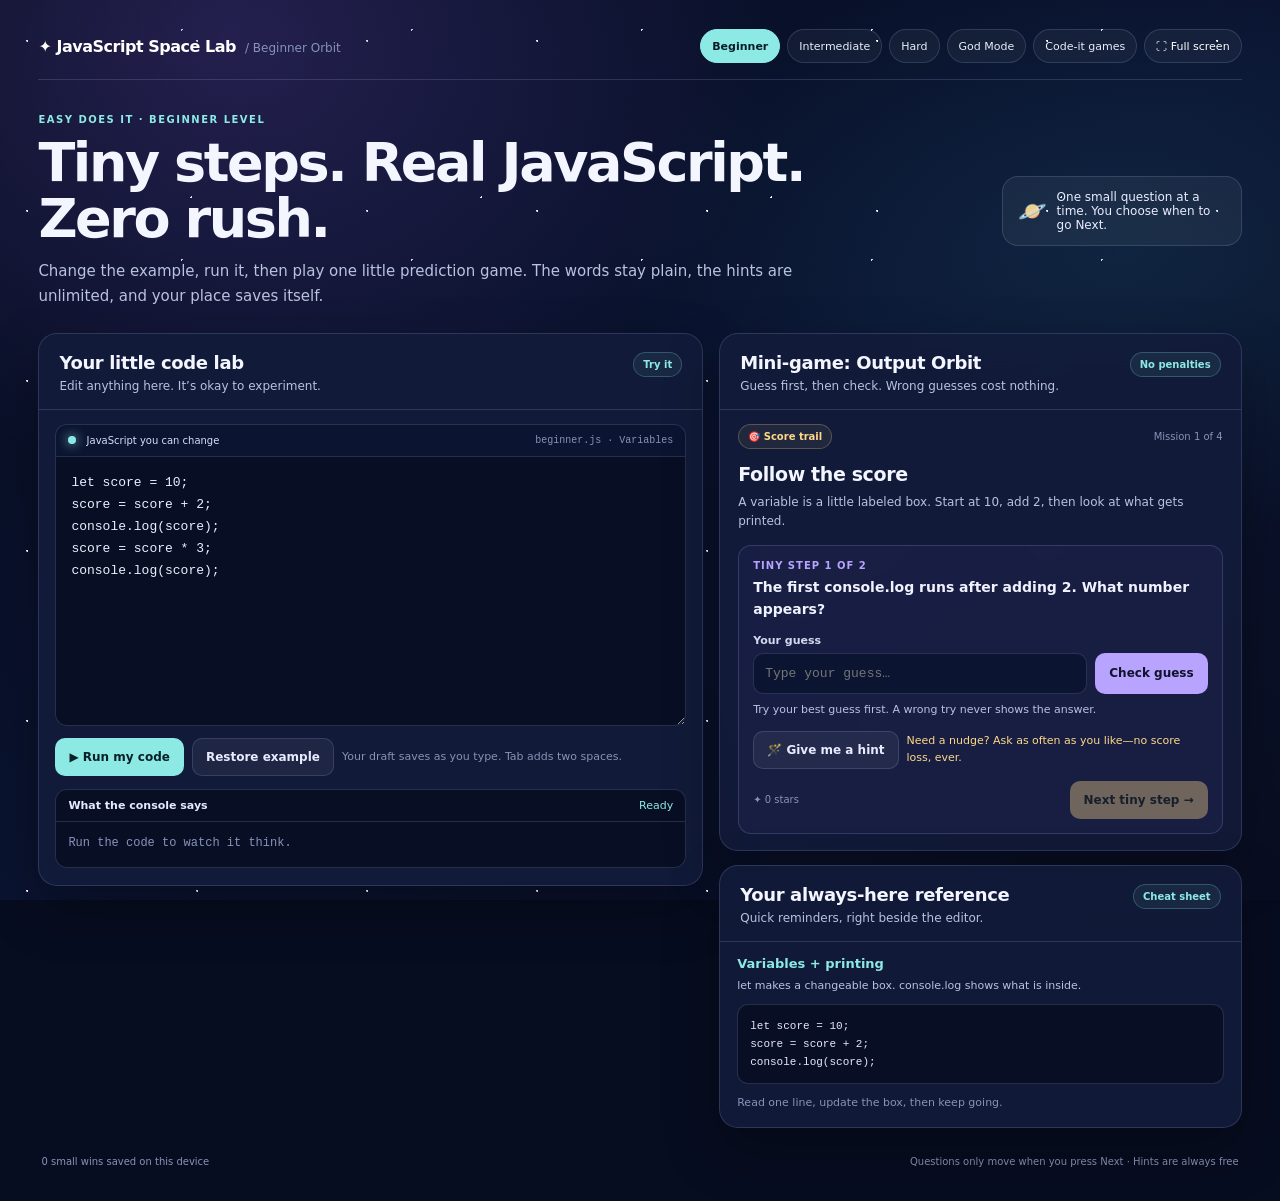
<file: index.html>
<!DOCTYPE html>
<html lang="en">
<head>
  <meta charset="UTF-8">
  <meta name="viewport" content="width=device-width, initial-scale=1.0">
  <title>JavaScript Space Lab</title>
  <meta http-equiv="refresh" content="0; url=javascript-learning-project/HTML/index.html">
</head>
<body>
  <p><a href="javascript-learning-project/HTML/index.html">Open JavaScript Space Lab</a></p>
</body>
</html>
</file>
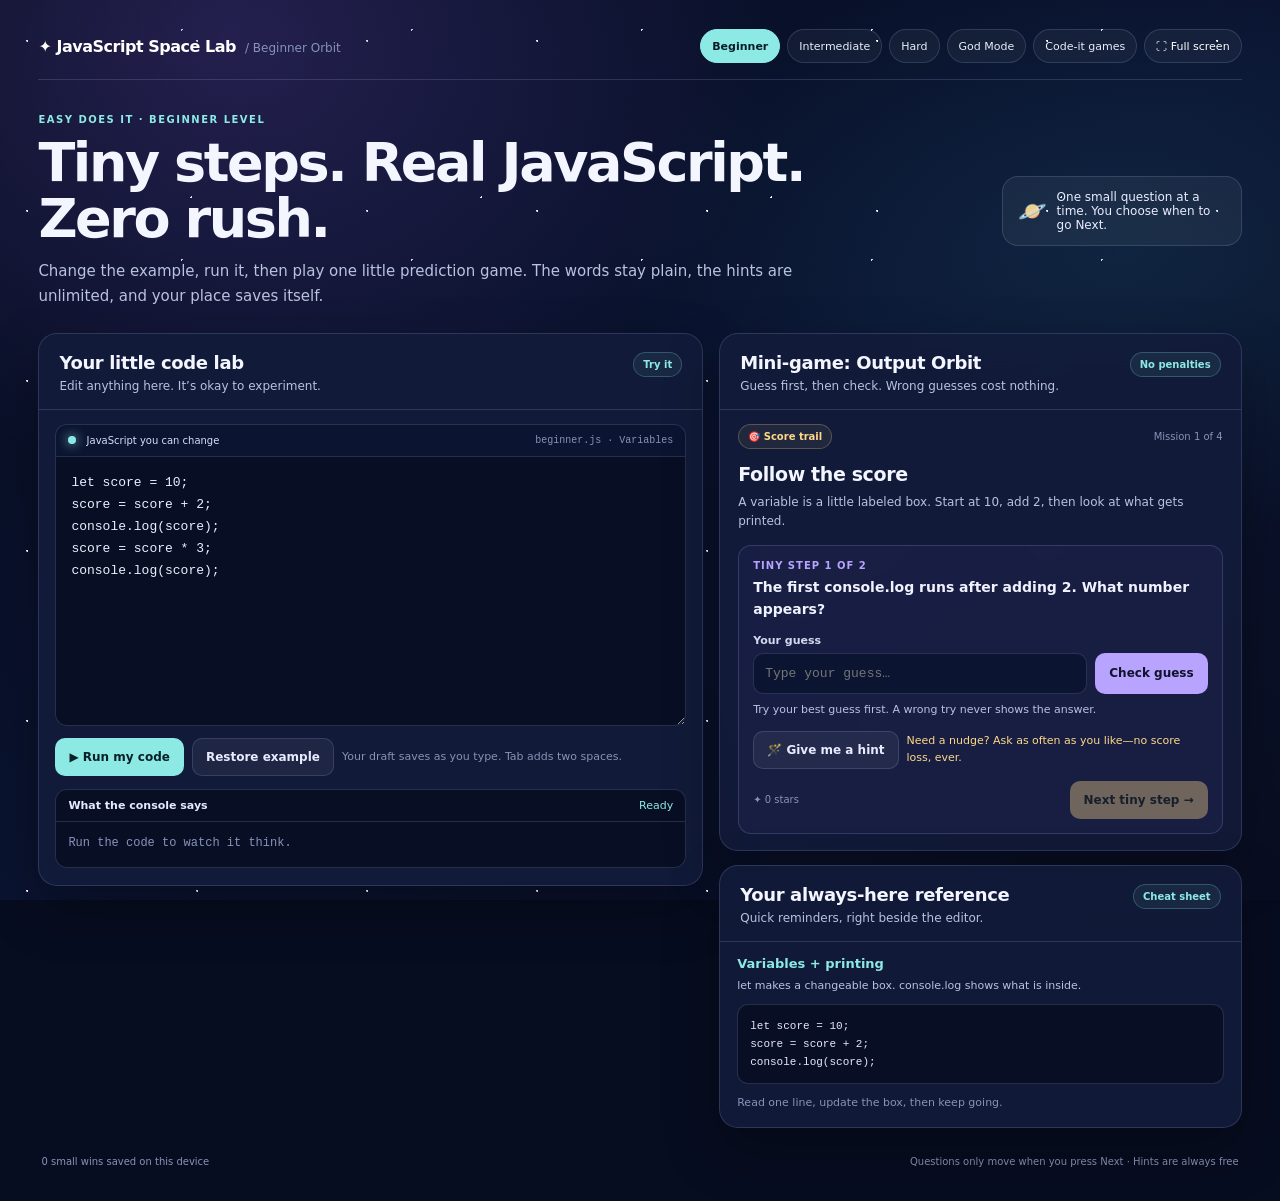
<file: javascript-learning-project/HTML/index.html>
<!doctype html>
<html lang="en">
<head>
  <meta charset="utf-8">
  <meta name="viewport" content="width=device-width, initial-scale=1">
  <meta name="theme-color" content="#090f25">
  <meta name="description" content="A gentle, playful JavaScript learning space with editable code, free hints, and one small step at a time.">
  <title>Beginner Orbit · JavaScript Space Lab</title>
  <link rel="stylesheet" href="../CSS/space-lab.css">
  <script src="../JS/beginner-lessons.js" defer></script>
  <script src="../JS/space-lab.js" defer></script>
</head>
<body data-level="beginner">
  <main class="board">
    <header class="topbar">
      <div class="brand-wrap"><a class="brand" href="index.html">✦ JavaScript Space Lab</a><span class="lesson-index">/ Beginner Orbit</span></div>
      <nav class="top-actions" aria-label="Learning levels">
        <a class="page-link" href="index.html" aria-current="page">Beginner</a>
        <a class="page-link" href="intermediate.html">Intermediate</a>
        <a class="page-link" href="hard.html">Hard</a>
        <a class="page-link" href="god-mode.html">God Mode</a>
        <a class="page-link" href="coding-challenges.html">Code-it games</a>
        <button class="fullscreen" id="fullscreenBtn" type="button">⛶ Full screen</button>
      </nav>
    </header>

    <section class="hero" aria-labelledby="pageTitle">
      <div class="hero-copy">
        <p class="eyebrow">Easy does it · Beginner level</p>
        <h1 id="pageTitle">Tiny steps. Real JavaScript. Zero rush.</h1>
        <p>Change the example, run it, then play one little prediction game. The words stay plain, the hints are unlimited, and your place saves itself.</p>
      </div>
      <div class="hero-chip"><span class="planet" aria-hidden="true">🪐</span><span>One small question at a time. You choose when to go Next.</span></div>
    </section>

    <section class="workspace" aria-label="Beginner JavaScript lesson">
      <section class="panel" aria-labelledby="editorTitle">
        <div class="panel-head"><div><h2 id="editorTitle">Your little code lab</h2><p>Edit anything here. It’s okay to experiment.</p></div><span class="section-label">Try it</span></div>
        <div class="editor-wrap">
          <div class="editor-caption"><span><i class="dot" aria-hidden="true"></i> JavaScript you can change</span><span id="editorLabel">beginner.js</span></div>
          <label class="sr-only" for="codeEditor">Editable JavaScript example</label>
          <textarea class="editor" id="codeEditor" spellcheck="false" autocapitalize="off" autocomplete="off" aria-describedby="editHint"></textarea>
          <div class="editor-actions">
            <button class="run-btn" id="runBtn" type="button">▶ Run my code</button>
            <button class="soft-btn" id="resetBtn" type="button">Restore example</button>
            <span class="hintline" id="editHint">Your draft saves as you type. Tab adds two spaces.</span>
          </div>
          <section class="output" aria-label="JavaScript console output">
            <div class="output-head"><span>What the console says</span><span id="runStatus">Ready</span></div>
            <div class="output-body" id="outputBody" aria-live="polite" aria-atomic="true"><span class="output-placeholder">Press Run when you’re ready to see what happens.</span></div>
          </section>
        </div>
      </section>

      <div class="side-stack">
        <section class="panel mission-card" aria-labelledby="missionTitle">
          <div class="panel-head"><div><h2>Mini-game: Output Orbit</h2><p>Guess first, then check. Wrong guesses cost nothing.</p></div><span class="section-label">No penalties</span></div>
          <div class="mission-meta"><span class="game-tag" id="gameTag">🎯 Loading game</span><span class="progress-text" id="missionNumber">Mission 1</span></div>
          <div class="mission-content">
            <h3 class="mission-title" id="missionTitle">Loading your first tiny mission…</h3>
            <p class="mission-explain" id="missionExplain">A short, plain-English idea will appear here.</p>
            <div class="question-box">
              <p class="question-step" id="questionStep">Tiny step 1</p>
              <p class="question-prompt" id="questionPrompt">Your question is getting ready.</p>
              <label class="answer-label" for="answerInput">Your guess</label>
              <div class="answer-row"><input class="answer-input" id="answerInput" type="text" autocomplete="off" placeholder="Type your guess…"><button class="check-btn" id="checkAnswerBtn" type="button">Check guess</button></div>
              <p class="feedback" id="answerFeedback" role="status" aria-live="polite">Try your best guess first.</p>
              <div class="answer-reveal" id="answerReveal" aria-live="polite"></div>
              <div class="hint-actions"><button class="hint-btn" id="hintBtn" type="button">🪄 Give me a hint</button><span class="hint-box" id="hintText" aria-live="polite">Need a nudge? Ask as often as you like—no score loss, ever.</span></div>
              <div class="next-row"><small id="starCount">✦ 0 stars</small><button class="next-btn" id="nextStepBtn" type="button" disabled>Next tiny step →</button></div>
            </div>
          </div>
        </section>

        <aside class="panel reference-panel" aria-labelledby="referenceHeading">
          <div class="panel-head"><div><h2 id="referenceHeading">Your always-here reference</h2><p>Quick reminders, right beside the editor.</p></div><span class="section-label">Cheat sheet</span></div>
          <div class="reference-body"><h3 class="reference-title" id="referenceTitle">Little reminder</h3><p id="referenceCopy">Tiny syntax notes for this mission.</p><pre class="reference-code"><code id="referenceCode">console.log("hello!");</code></pre><p class="reference-tip" id="referenceTip">You can look here as often as you like.</p></div>
        </aside>
      </div>
    </section>
    <footer class="footnote"><span id="progressSummary">Your small wins will be saved on this device.</span><span>Questions only move when you press Next · Hints are always free</span></footer>
  </main>
  <iframe id="runner" title="Private JavaScript practice runner" sandbox="allow-scripts" hidden></iframe>
</body>
</html>
</file>
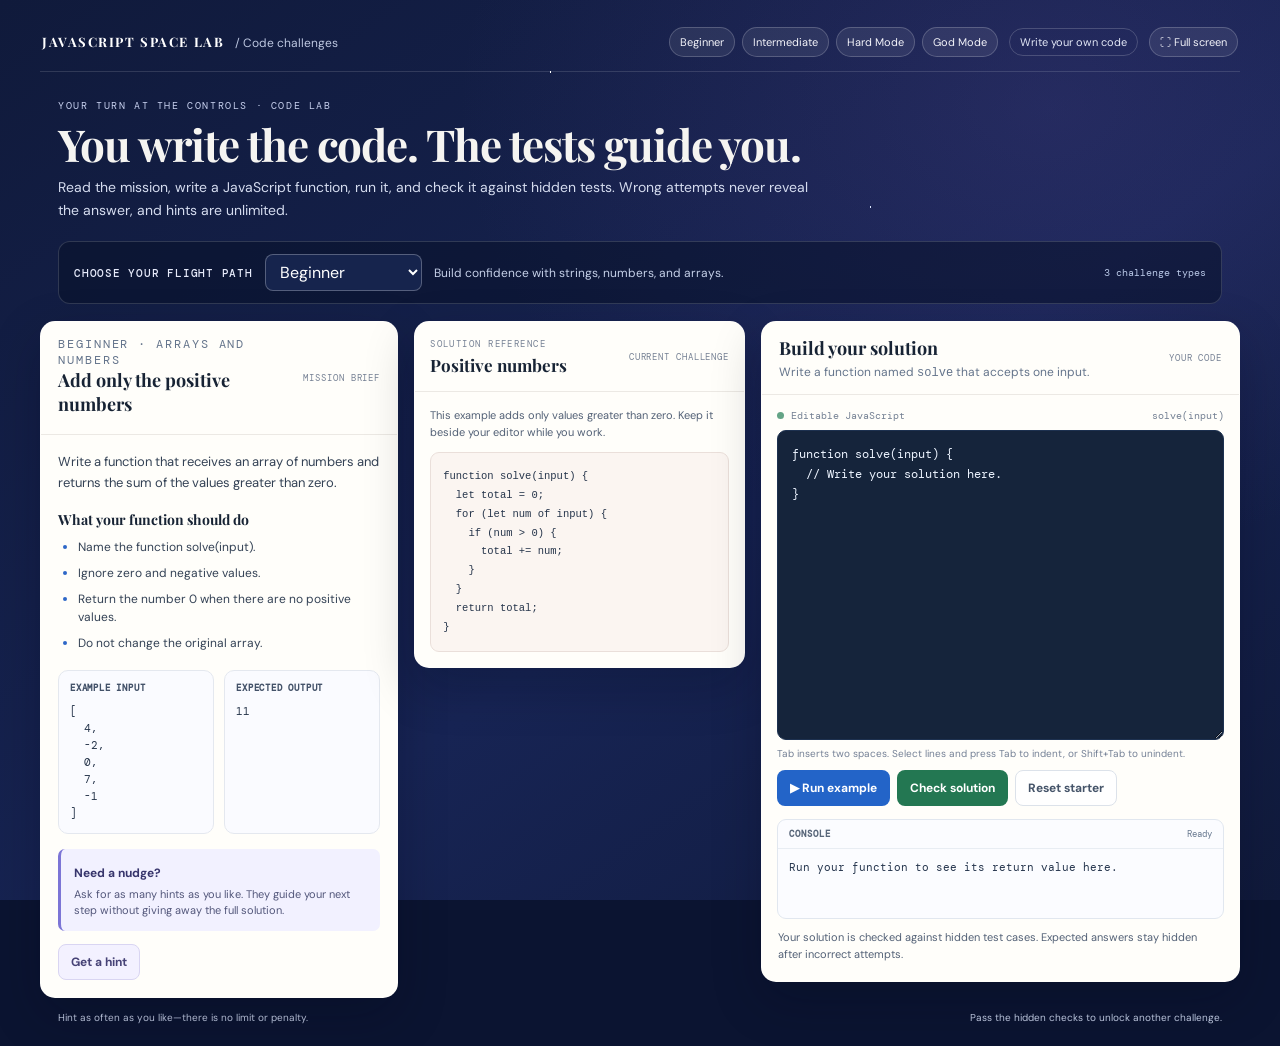
<file: javascript-learning-project/HTML/coding-challenges.html>
<!doctype html>
<html lang="en">
<head>
  <meta charset="utf-8">
  <meta name="viewport" content="width=device-width, initial-scale=1">
  <meta name="theme-color" content="#09142f">
  <meta name="description" content="Write JavaScript solutions yourself, run them, and check them against hidden tests in the JavaScript Space Lab.">
  <title>Code Challenges — JavaScript Space Lab</title>
  <link rel="stylesheet" href="../CSS/coding-challenges.css">
  <script src="../JS/coding-challenges.js" defer></script>
</head>
<body>
  <main class="board">
    <header class="topbar">
      <div><a class="brand" href="index.html">JavaScript Space Lab</a><span class="lesson-index">/ Code challenges</span></div>
      <nav class="top-actions" aria-label="Practice navigation">
        <a class="page-link" href="index.html">Beginner</a>
        <a class="page-link" href="intermediate.html">Intermediate</a>
        <a class="page-link" href="hard.html">Hard Mode</a>
        <a class="page-link" href="god-mode.html">God Mode</a>
        <span class="pill">Write your own code</span>
        <button class="fullscreen" id="fullscreenBtn" type="button" aria-label="Make challenge page full screen">⛶ Full screen</button>
      </nav>
    </header>

    <section class="intro" aria-labelledby="pageTitle">
      <p class="eyebrow">Your turn at the controls · Code lab</p>
      <h1 id="pageTitle">You write the code. The tests guide you.</h1>
      <p>Read the mission, write a JavaScript function, run it, and check it against hidden tests. Wrong attempts never reveal the answer, and hints are unlimited.</p>
    </section>

    <section class="difficulty-bar" aria-label="Challenge difficulty">
      <label for="difficultySelect">Choose your flight path</label>
      <select id="difficultySelect">
        <option value="beginner">Beginner</option>
        <option value="intermediate">Intermediate</option>
        <option value="hard">Hard</option>
      </select>
      <p id="difficultyDescription">Build confidence with strings, numbers, and arrays.</p>
      <span class="difficulty-count" id="difficultyCount" aria-live="polite"></span>
    </section>

    <section class="challenge-layout" aria-label="Coding mission and editor">
      <section class="panel mission-panel" aria-labelledby="challengeTitle">
        <div class="panel-head">
          <div>
            <p class="eyebrow" id="challengeTopic">Loading mission</p>
            <h2 id="challengeTitle">Preparing your challenge…</h2>
          </div>
          <span class="section-label">Mission brief</span>
        </div>
        <div class="mission-content">
          <p class="challenge-summary" id="challengeSummary"></p>
          <h3>What your function should do</h3>
          <ul class="requirements" id="requirementsList"></ul>
          <div class="example-grid">
            <section class="example-card">
              <h3>Example input</h3>
              <pre id="exampleInput"></pre>
            </section>
            <section class="example-card">
              <h3>Expected output</h3>
              <pre id="exampleOutput"></pre>
            </section>
          </div>
          <aside class="hint-card" id="hintCard" aria-live="polite">
            <strong id="hintHeading">Need a nudge?</strong>
            <p id="hintText">Ask for as many hints as you like. They guide your next step without giving away the full solution.</p>
          </aside>
          <div class="mission-actions">
            <button class="hint-button" id="hintBtn" type="button">Get a hint</button>
            <button class="next-button" id="nextChallengeBtn" type="button" hidden>Next challenge ↗</button>
          </div>
        </div>
      </section>

      <aside class="panel reference-panel" id="referencePanel" aria-labelledby="referenceTitle" hidden>
        <div class="reference-head">
          <div>
            <p class="eyebrow">Solution reference</p>
            <h2 id="referenceTitle">Positive numbers</h2>
          </div>
          <span class="section-label">Current challenge</span>
        </div>
        <div class="reference-content">
          <p>This example adds only values greater than zero. Keep it beside your editor while you work.</p>
          <pre class="reference-code"><code>function solve(input) {
  let total = 0;
  for (let num of input) {
    if (num &gt; 0) {
      total += num;
    }
  }
  return total;
}</code></pre>
        </div>
      </aside>

      <section class="panel editor-panel" aria-labelledby="editorTitle">
        <div class="panel-head">
          <div><h2 id="editorTitle">Build your solution</h2><p>Write a function named <code>solve</code> that accepts one input.</p></div>
          <span class="section-label">Your code</span>
        </div>
        <div class="editor-wrap">
          <div class="editor-caption"><span><i class="dot" aria-hidden="true"></i> Editable JavaScript</span><span id="editorLabel">solve(input)</span></div>
          <label class="sr-only" for="solutionEditor">Write your JavaScript solution here</label>
          <textarea id="solutionEditor" class="editor" spellcheck="false" autocapitalize="off" autocomplete="off" aria-describedby="editorHelp"></textarea>
          <p class="editor-help" id="editorHelp">Tab inserts two spaces. Select lines and press Tab to indent, or Shift+Tab to unindent.</p>
          <div class="editor-actions">
            <button class="run-button" id="runBtn" type="button">▶ Run example</button>
            <button class="check-button" id="checkBtn" type="button">Check solution</button>
            <button class="reset-button" id="resetBtn" type="button">Reset starter</button>
          </div>
          <section class="console-panel" aria-labelledby="consoleTitle">
            <div class="console-head"><h3 id="consoleTitle">Console</h3><span id="runStatus">Ready</span></div>
            <pre id="runOutput" aria-live="polite">Run your function to see its return value here.</pre>
          </section>
          <p class="feedback" id="feedback" role="status" aria-live="polite">Your solution is checked against hidden test cases. Expected answers stay hidden after incorrect attempts.</p>
        </div>
      </section>
    </section>

    <footer class="bottomline">
      <span>Hint as often as you like—there is no limit or penalty.</span>
      <span>Pass the hidden checks to unlock another challenge.</span>
    </footer>
  </main>

  <iframe id="runner" title="Isolated JavaScript solution runner" sandbox="allow-scripts" hidden></iframe>
</body>
</html>
</file>
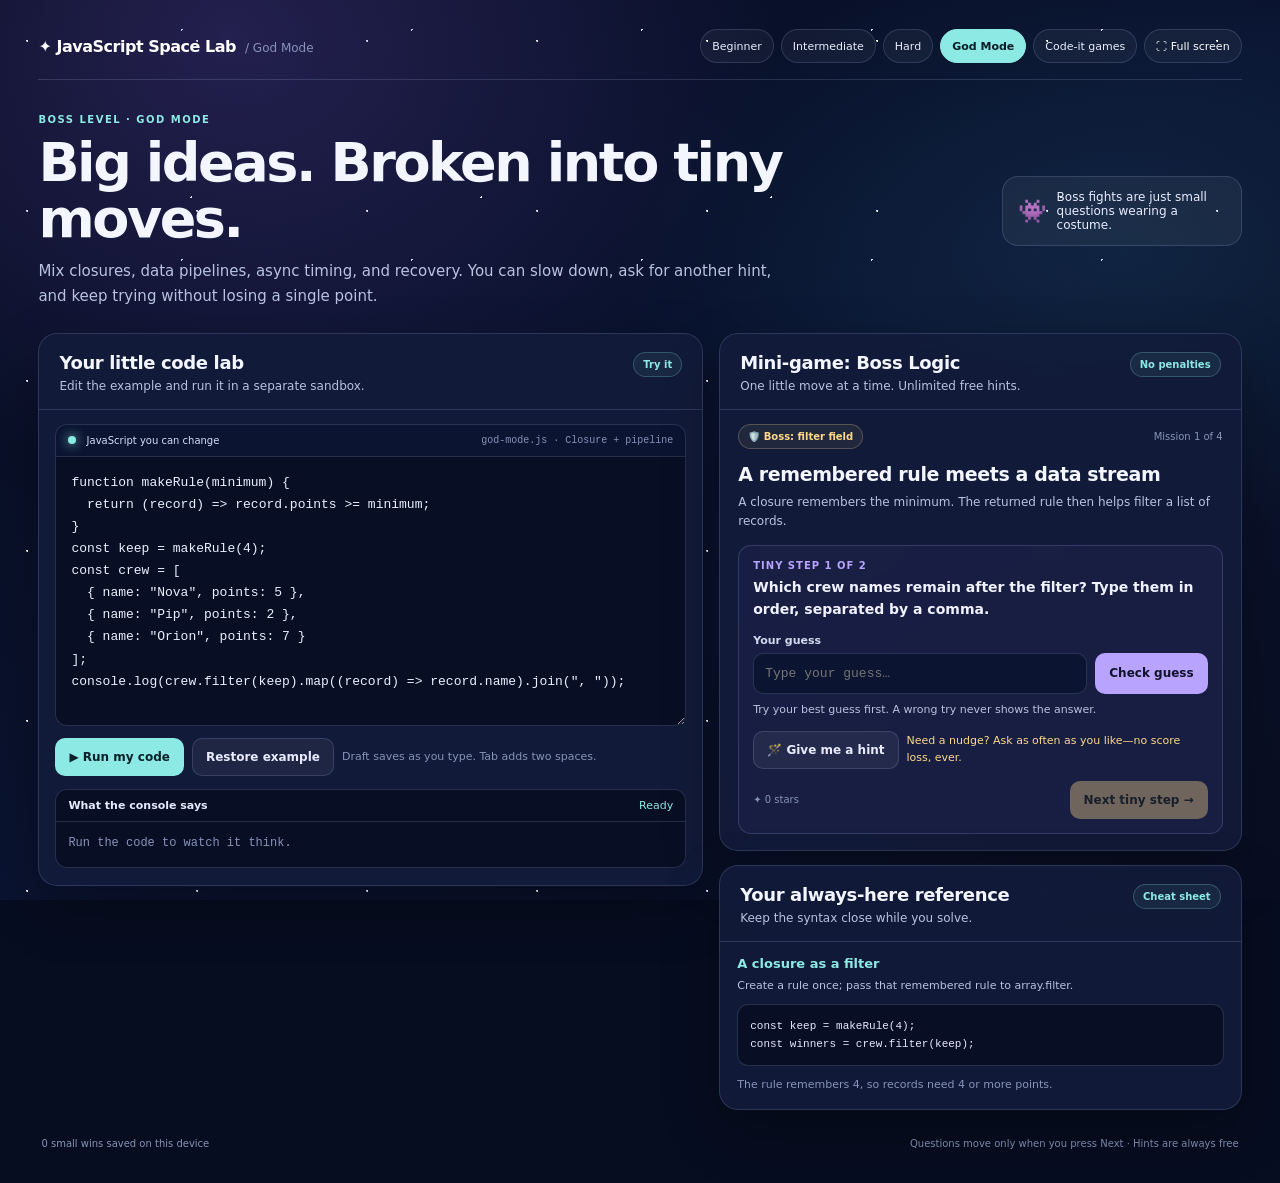
<file: javascript-learning-project/HTML/god-mode.html>
<!doctype html>
<html lang="en">
<head>
  <meta charset="utf-8">
  <meta name="viewport" content="width=device-width, initial-scale=1">
  <meta name="theme-color" content="#090f25">
  <meta name="description" content="God Mode JavaScript practice: combine closures, pipelines, async code, and recovery in tiny, learnable steps.">
  <title>God Mode · JavaScript Space Lab</title>
  <link rel="stylesheet" href="../CSS/space-lab.css">
  <script src="../JS/god-mode-lessons.js" defer></script>
  <script src="../JS/space-lab.js" defer></script>
</head>
<body data-level="god-mode">
  <main class="board">
    <header class="topbar"><div class="brand-wrap"><a class="brand" href="index.html">✦ JavaScript Space Lab</a><span class="lesson-index">/ God Mode</span></div>
      <nav class="top-actions" aria-label="Learning levels">
        <a class="page-link" href="index.html">Beginner</a><a class="page-link" href="intermediate.html">Intermediate</a><a class="page-link" href="hard.html">Hard</a><a class="page-link" href="god-mode.html" aria-current="page">God Mode</a><a class="page-link" href="coding-challenges.html">Code-it games</a><button class="fullscreen" id="fullscreenBtn" type="button">⛶ Full screen</button>
      </nav>
    </header>
    <section class="hero" aria-labelledby="pageTitle"><div class="hero-copy"><p class="eyebrow">Boss level · God Mode</p><h1 id="pageTitle">Big ideas. Broken into tiny moves.</h1><p>Mix closures, data pipelines, async timing, and recovery. You can slow down, ask for another hint, and keep trying without losing a single point.</p></div><div class="hero-chip"><span class="planet" aria-hidden="true">👾</span><span>Boss fights are just small questions wearing a costume.</span></div></section>
    <section class="workspace" aria-label="God Mode JavaScript lesson">
      <section class="panel" aria-labelledby="editorTitle"><div class="panel-head"><div><h2 id="editorTitle">Your little code lab</h2><p>Edit the example and run it in a separate sandbox.</p></div><span class="section-label">Try it</span></div><div class="editor-wrap">
        <div class="editor-caption"><span><i class="dot" aria-hidden="true"></i> JavaScript you can change</span><span id="editorLabel">god-mode.js</span></div><label class="sr-only" for="codeEditor">Editable JavaScript example</label><textarea class="editor" id="codeEditor" spellcheck="false" autocapitalize="off" autocomplete="off" aria-describedby="editHint"></textarea>
        <div class="editor-actions"><button class="run-btn" id="runBtn" type="button">▶ Run my code</button><button class="soft-btn" id="resetBtn" type="button">Restore example</button><span class="hintline" id="editHint">Draft saves as you type. Tab adds two spaces.</span></div>
        <section class="output" aria-label="JavaScript console output"><div class="output-head"><span>What the console says</span><span id="runStatus">Ready</span></div><div class="output-body" id="outputBody" aria-live="polite" aria-atomic="true"><span class="output-placeholder">Run it to see the result.</span></div></section>
      </div></section>
      <div class="side-stack">
        <section class="panel mission-card" aria-labelledby="missionTitle"><div class="panel-head"><div><h2>Mini-game: Boss Logic</h2><p>One little move at a time. Unlimited free hints.</p></div><span class="section-label">No penalties</span></div><div class="mission-meta"><span class="game-tag" id="gameTag">👾 Loading boss</span><span class="progress-text" id="missionNumber">Mission 1</span></div><div class="mission-content">
          <h3 class="mission-title" id="missionTitle">Loading your first tiny mission…</h3><p class="mission-explain" id="missionExplain">A short, plain-English idea will appear here.</p><div class="question-box"><p class="question-step" id="questionStep">Tiny step 1</p><p class="question-prompt" id="questionPrompt">Your question is getting ready.</p><label class="answer-label" for="answerInput">Your guess</label><div class="answer-row"><input class="answer-input" id="answerInput" type="text" autocomplete="off" placeholder="Type your guess…"><button class="check-btn" id="checkAnswerBtn" type="button">Check guess</button></div><p class="feedback" id="answerFeedback" role="status" aria-live="polite">Try your best guess first.</p><div class="answer-reveal" id="answerReveal" aria-live="polite"></div><div class="hint-actions"><button class="hint-btn" id="hintBtn" type="button">🪄 Give me a hint</button><span class="hint-box" id="hintText" aria-live="polite">Need a nudge? Ask as often as you like—no score loss, ever.</span></div><div class="next-row"><small id="starCount">✦ 0 stars</small><button class="next-btn" id="nextStepBtn" type="button" disabled>Next tiny step →</button></div></div></div></section>
        <aside class="panel reference-panel" aria-labelledby="referenceHeading"><div class="panel-head"><div><h2 id="referenceHeading">Your always-here reference</h2><p>Keep the syntax close while you solve.</p></div><span class="section-label">Cheat sheet</span></div><div class="reference-body"><h3 class="reference-title" id="referenceTitle">Little reminder</h3><p id="referenceCopy">Tiny syntax notes for this mission.</p><pre class="reference-code"><code id="referenceCode">await work();</code></pre><p class="reference-tip" id="referenceTip">Look here whenever you like.</p></div></aside>
      </div>
    </section>
    <footer class="footnote"><span id="progressSummary">Your small wins will be saved on this device.</span><span>Questions move only when you press Next · Hints are always free</span></footer>
  </main><iframe id="runner" title="Private JavaScript practice runner" sandbox="allow-scripts" hidden></iframe>
</body>
</html>
</file>
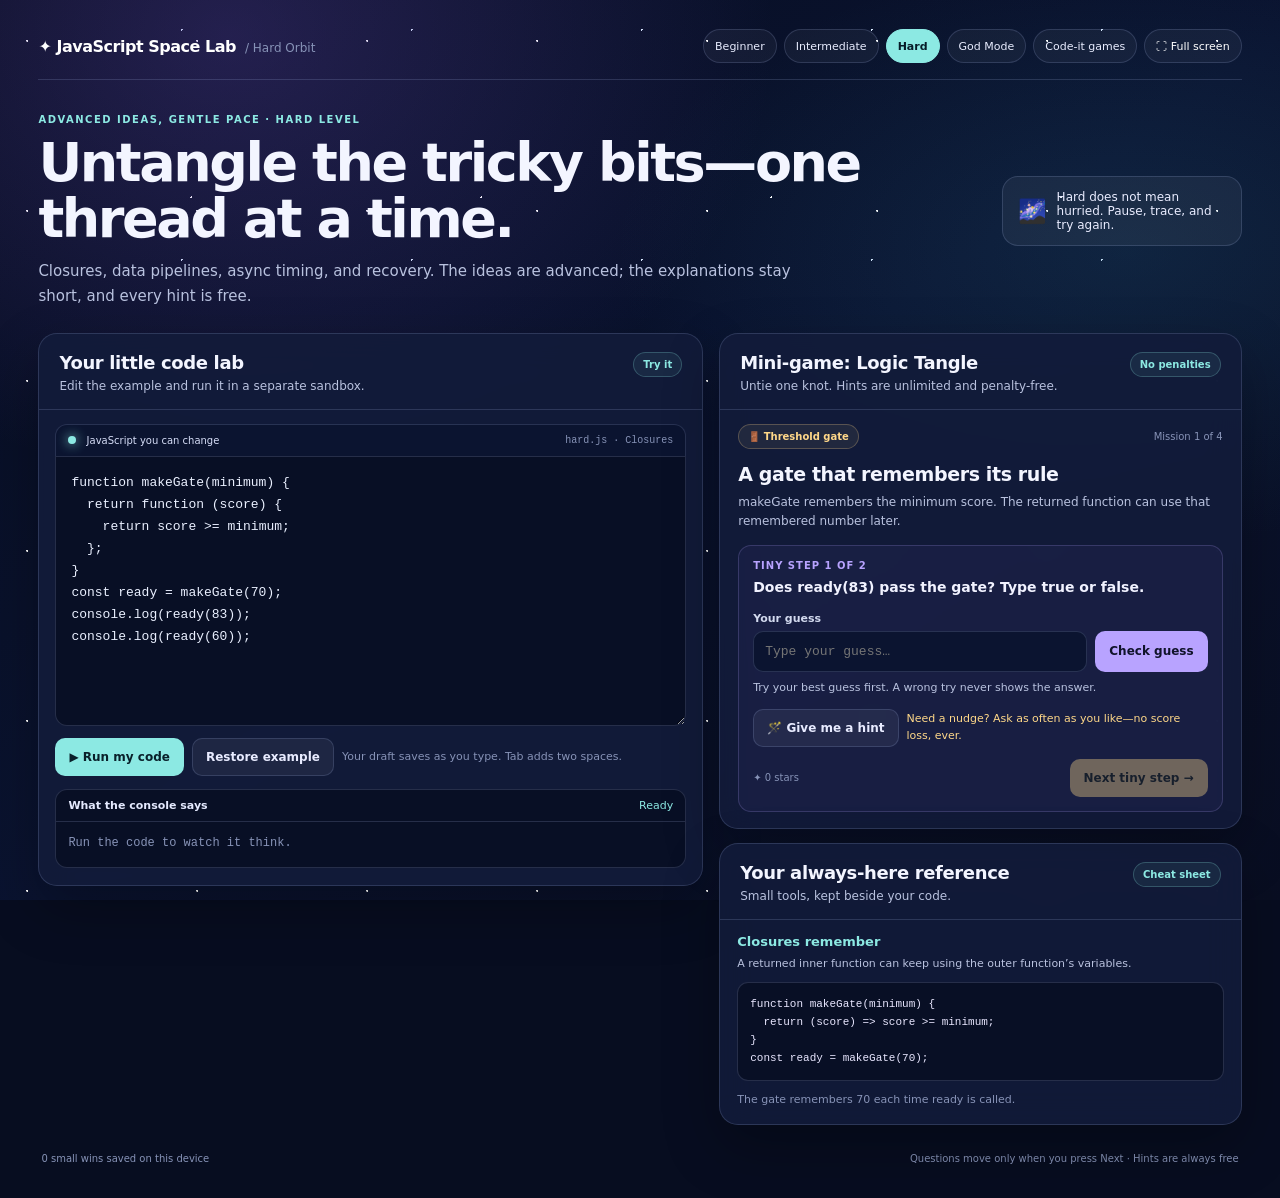
<file: javascript-learning-project/HTML/hard.html>
<!doctype html>
<html lang="en">
<head>
  <meta charset="utf-8">
  <meta name="viewport" content="width=device-width, initial-scale=1">
  <meta name="theme-color" content="#090f25">
  <meta name="description" content="Learn advanced JavaScript by tracing one small step at a time, with editable code, playful hints, and no penalties.">
  <title>Hard Orbit · JavaScript Space Lab</title>
  <link rel="stylesheet" href="../CSS/space-lab.css">
  <script src="../JS/hard-lessons.js" defer></script>
  <script src="../JS/space-lab.js" defer></script>
</head>
<body data-level="hard">
  <main class="board">
    <header class="topbar"><div class="brand-wrap"><a class="brand" href="index.html">✦ JavaScript Space Lab</a><span class="lesson-index">/ Hard Orbit</span></div>
      <nav class="top-actions" aria-label="Learning levels">
        <a class="page-link" href="index.html">Beginner</a><a class="page-link" href="intermediate.html">Intermediate</a><a class="page-link" href="hard.html" aria-current="page">Hard</a><a class="page-link" href="god-mode.html">God Mode</a><a class="page-link" href="coding-challenges.html">Code-it games</a><button class="fullscreen" id="fullscreenBtn" type="button">⛶ Full screen</button>
      </nav>
    </header>
    <section class="hero" aria-labelledby="pageTitle"><div class="hero-copy"><p class="eyebrow">Advanced ideas, gentle pace · Hard level</p><h1 id="pageTitle">Untangle the tricky bits—one thread at a time.</h1><p>Closures, data pipelines, async timing, and recovery. The ideas are advanced; the explanations stay short, and every hint is free.</p></div><div class="hero-chip"><span class="planet" aria-hidden="true">🌌</span><span>Hard does not mean hurried. Pause, trace, and try again.</span></div></section>
    <section class="workspace" aria-label="Hard JavaScript lesson">
      <section class="panel" aria-labelledby="editorTitle"><div class="panel-head"><div><h2 id="editorTitle">Your little code lab</h2><p>Edit the example and run it in a separate sandbox.</p></div><span class="section-label">Try it</span></div><div class="editor-wrap">
        <div class="editor-caption"><span><i class="dot" aria-hidden="true"></i> JavaScript you can change</span><span id="editorLabel">hard.js</span></div><label class="sr-only" for="codeEditor">Editable JavaScript example</label><textarea class="editor" id="codeEditor" spellcheck="false" autocapitalize="off" autocomplete="off" aria-describedby="editHint"></textarea>
        <div class="editor-actions"><button class="run-btn" id="runBtn" type="button">▶ Run my code</button><button class="soft-btn" id="resetBtn" type="button">Restore example</button><span class="hintline" id="editHint">Your draft saves as you type. Tab adds two spaces.</span></div>
        <section class="output" aria-label="JavaScript console output"><div class="output-head"><span>What the console says</span><span id="runStatus">Ready</span></div><div class="output-body" id="outputBody" aria-live="polite" aria-atomic="true"><span class="output-placeholder">Run it to see the values and timing.</span></div></section>
      </div></section>
      <div class="side-stack">
        <section class="panel mission-card" aria-labelledby="missionTitle"><div class="panel-head"><div><h2>Mini-game: Logic Tangle</h2><p>Untie one knot. Hints are unlimited and penalty-free.</p></div><span class="section-label">No penalties</span></div><div class="mission-meta"><span class="game-tag" id="gameTag">🧵 Loading game</span><span class="progress-text" id="missionNumber">Mission 1</span></div><div class="mission-content">
          <h3 class="mission-title" id="missionTitle">Loading your first tiny mission…</h3><p class="mission-explain" id="missionExplain">A short, plain-English idea will appear here.</p><div class="question-box"><p class="question-step" id="questionStep">Tiny step 1</p><p class="question-prompt" id="questionPrompt">Your question is getting ready.</p><label class="answer-label" for="answerInput">Your guess</label><div class="answer-row"><input class="answer-input" id="answerInput" type="text" autocomplete="off" placeholder="Type your guess…"><button class="check-btn" id="checkAnswerBtn" type="button">Check guess</button></div><p class="feedback" id="answerFeedback" role="status" aria-live="polite">Try your best guess first.</p><div class="answer-reveal" id="answerReveal" aria-live="polite"></div><div class="hint-actions"><button class="hint-btn" id="hintBtn" type="button">🪄 Give me a hint</button><span class="hint-box" id="hintText" aria-live="polite">Need a nudge? Ask as often as you like—no score loss, ever.</span></div><div class="next-row"><small id="starCount">✦ 0 stars</small><button class="next-btn" id="nextStepBtn" type="button" disabled>Next tiny step →</button></div></div></div></section>
        <aside class="panel reference-panel" aria-labelledby="referenceHeading"><div class="panel-head"><div><h2 id="referenceHeading">Your always-here reference</h2><p>Small tools, kept beside your code.</p></div><span class="section-label">Cheat sheet</span></div><div class="reference-body"><h3 class="reference-title" id="referenceTitle">Little reminder</h3><p id="referenceCopy">Tiny syntax notes for this mission.</p><pre class="reference-code"><code id="referenceCode">await Promise.all(tasks);</code></pre><p class="reference-tip" id="referenceTip">Look here whenever you like.</p></div></aside>
      </div>
    </section>
    <footer class="footnote"><span id="progressSummary">Your small wins will be saved on this device.</span><span>Questions move only when you press Next · Hints are always free</span></footer>
  </main><iframe id="runner" title="Private JavaScript practice runner" sandbox="allow-scripts" hidden></iframe>
</body>
</html>
</file>
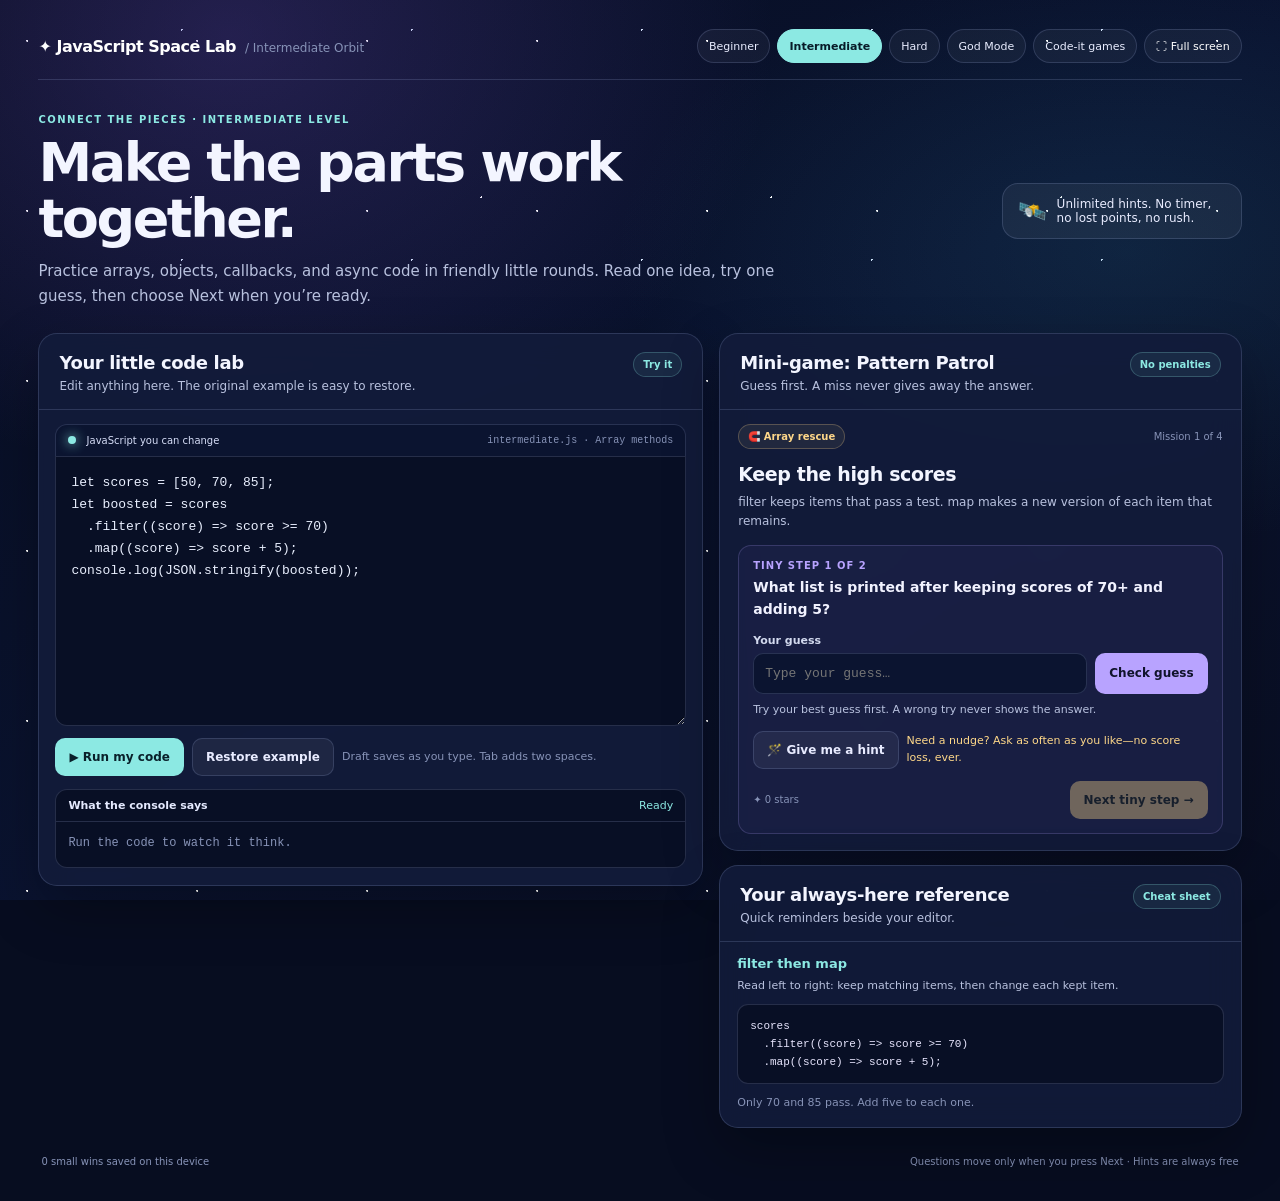
<file: javascript-learning-project/HTML/intermediate.html>
<!doctype html>
<html lang="en">
<head>
  <meta charset="utf-8">
  <meta name="viewport" content="width=device-width, initial-scale=1">
  <meta name="theme-color" content="#090f25">
  <meta name="description" content="Practice intermediate JavaScript one tiny step at a time with editable examples, playful games, and unlimited hints.">
  <title>Intermediate Orbit · JavaScript Space Lab</title>
  <link rel="stylesheet" href="../CSS/space-lab.css">
  <script src="../JS/intermediate-lessons.js" defer></script>
  <script src="../JS/space-lab.js" defer></script>
</head>
<body data-level="intermediate">
  <main class="board">
    <header class="topbar"><div class="brand-wrap"><a class="brand" href="index.html">✦ JavaScript Space Lab</a><span class="lesson-index">/ Intermediate Orbit</span></div>
      <nav class="top-actions" aria-label="Learning levels">
        <a class="page-link" href="index.html">Beginner</a><a class="page-link" href="intermediate.html" aria-current="page">Intermediate</a><a class="page-link" href="hard.html">Hard</a><a class="page-link" href="god-mode.html">God Mode</a><a class="page-link" href="coding-challenges.html">Code-it games</a><button class="fullscreen" id="fullscreenBtn" type="button">⛶ Full screen</button>
      </nav>
    </header>
    <section class="hero" aria-labelledby="pageTitle"><div class="hero-copy"><p class="eyebrow">Connect the pieces · Intermediate level</p><h1 id="pageTitle">Make the parts work together.</h1><p>Practice arrays, objects, callbacks, and async code in friendly little rounds. Read one idea, try one guess, then choose Next when you’re ready.</p></div><div class="hero-chip"><span class="planet" aria-hidden="true">🛰️</span><span>Unlimited hints. No timer, no lost points, no rush.</span></div></section>
    <section class="workspace" aria-label="Intermediate JavaScript lesson">
      <section class="panel" aria-labelledby="editorTitle"><div class="panel-head"><div><h2 id="editorTitle">Your little code lab</h2><p>Edit anything here. The original example is easy to restore.</p></div><span class="section-label">Try it</span></div><div class="editor-wrap">
        <div class="editor-caption"><span><i class="dot" aria-hidden="true"></i> JavaScript you can change</span><span id="editorLabel">intermediate.js</span></div><label class="sr-only" for="codeEditor">Editable JavaScript example</label><textarea class="editor" id="codeEditor" spellcheck="false" autocapitalize="off" autocomplete="off" aria-describedby="editHint"></textarea>
        <div class="editor-actions"><button class="run-btn" id="runBtn" type="button">▶ Run my code</button><button class="soft-btn" id="resetBtn" type="button">Restore example</button><span class="hintline" id="editHint">Draft saves as you type. Tab adds two spaces.</span></div>
        <section class="output" aria-label="JavaScript console output"><div class="output-head"><span>What the console says</span><span id="runStatus">Ready</span></div><div class="output-body" id="outputBody" aria-live="polite" aria-atomic="true"><span class="output-placeholder">Press Run when you’re ready to see what happens.</span></div></section>
      </div></section>
      <div class="side-stack">
        <section class="panel mission-card" aria-labelledby="missionTitle"><div class="panel-head"><div><h2>Mini-game: Pattern Patrol</h2><p>Guess first. A miss never gives away the answer.</p></div><span class="section-label">No penalties</span></div><div class="mission-meta"><span class="game-tag" id="gameTag">🧩 Loading game</span><span class="progress-text" id="missionNumber">Mission 1</span></div><div class="mission-content">
          <h3 class="mission-title" id="missionTitle">Loading your first tiny mission…</h3><p class="mission-explain" id="missionExplain">A short, plain-English idea will appear here.</p><div class="question-box"><p class="question-step" id="questionStep">Tiny step 1</p><p class="question-prompt" id="questionPrompt">Your question is getting ready.</p><label class="answer-label" for="answerInput">Your guess</label><div class="answer-row"><input class="answer-input" id="answerInput" type="text" autocomplete="off" placeholder="Type your guess…"><button class="check-btn" id="checkAnswerBtn" type="button">Check guess</button></div><p class="feedback" id="answerFeedback" role="status" aria-live="polite">Try your best guess first.</p><div class="answer-reveal" id="answerReveal" aria-live="polite"></div><div class="hint-actions"><button class="hint-btn" id="hintBtn" type="button">🪄 Give me a hint</button><span class="hint-box" id="hintText" aria-live="polite">Need a nudge? Ask as often as you like—no score loss, ever.</span></div><div class="next-row"><small id="starCount">✦ 0 stars</small><button class="next-btn" id="nextStepBtn" type="button" disabled>Next tiny step →</button></div></div></div></section>
        <aside class="panel reference-panel" aria-labelledby="referenceHeading"><div class="panel-head"><div><h2 id="referenceHeading">Your always-here reference</h2><p>Quick reminders beside your editor.</p></div><span class="section-label">Cheat sheet</span></div><div class="reference-body"><h3 class="reference-title" id="referenceTitle">Little reminder</h3><p id="referenceCopy">Tiny syntax notes for this mission.</p><pre class="reference-code"><code id="referenceCode">items.filter(item =&gt; item.ready);</code></pre><p class="reference-tip" id="referenceTip">Look here whenever you like.</p></div></aside>
      </div>
    </section>
    <footer class="footnote"><span id="progressSummary">Your small wins will be saved on this device.</span><span>Questions move only when you press Next · Hints are always free</span></footer>
  </main><iframe id="runner" title="Private JavaScript practice runner" sandbox="allow-scripts" hidden></iframe>
</body>
</html>
</file>
<file: javascript-learning-project/CSS/space-lab.css>
:root {
  color-scheme: dark;
  --ink: #f3f5ff;
  --muted: #b9c2df;
  --soft: #8793b7;
  --panel: rgba(19, 28, 59, .88);
  --panel-deep: #101a39;
  --line: rgba(174, 190, 239, .18);
  --cyan: #8ce9e3;
  --violet: #b8a3ff;
  --gold: #ffd889;
  --green: #9be8be;
  --red: #ffb1b1;
  --shadow: 0 22px 55px rgba(0, 0, 0, .28);
  font-family: Inter, ui-sans-serif, system-ui, -apple-system, "Segoe UI", sans-serif;
}
* { box-sizing: border-box; }
html { min-height: 100%; scroll-behavior: smooth; background: #070d20; }
body {
  min-height: 100vh; margin: 0; color: var(--ink);
  background:
    radial-gradient(ellipse at 18% 4%, rgba(101, 72, 179, .30), transparent 34rem),
    radial-gradient(ellipse at 88% 28%, rgba(43, 124, 153, .17), transparent 32rem),
    radial-gradient(1px 1px at 16% 24%, #fff 98%, transparent),
    radial-gradient(1px 1px at 79% 13%, #d9eaff 98%, transparent),
    radial-gradient(1px 1px at 66% 68%, #fff 98%, transparent),
    linear-gradient(145deg, #070d20, #0a1330 52%, #090e22);
  background-size: auto, auto, 170px 170px, 230px 230px, 290px 290px, auto;
  background-attachment: fixed;
}
button, input, textarea { font: inherit; }
button, a, input, textarea { -webkit-tap-highlight-color: transparent; }
a { color: inherit; }
.board { width: min(1440px, 100%); margin: 0 auto; padding: 18px clamp(14px, 3vw, 42px) 34px; }
.topbar { display:flex; align-items:center; justify-content:space-between; gap:16px; padding: 11px 0 16px; border-bottom:1px solid var(--line); }
.brand-wrap { display:flex; align-items:baseline; flex-wrap:wrap; gap:9px; min-width:max-content; }
.brand { color:#fff; text-decoration:none; font-size:16px; font-weight:800; letter-spacing:-.03em; }
.lesson-index { color:var(--soft); font-size:12px; }
.top-actions { display:flex; align-items:center; justify-content:flex-end; flex-wrap:wrap; gap:7px; }
.page-link, .pill, .fullscreen {
  display:inline-flex; align-items:center; justify-content:center; min-height:34px; padding:7px 11px;
  border:1px solid var(--line); border-radius:999px; color:#e9edff; background:rgba(255,255,255,.045);
  font-size:11px; text-decoration:none; white-space:nowrap; transition:background .16s ease, border-color .16s ease, transform .16s ease;
}
.page-link:hover, .fullscreen:hover { border-color:rgba(140,233,227,.6); background:rgba(140,233,227,.10); transform:translateY(-1px); }
.page-link[aria-current="page"] { color:#071b28; border-color:var(--cyan); background:var(--cyan); font-weight:800; }
.pill { color:#d9d0ff; border-color:rgba(184,163,255,.34); }
.fullscreen { color:#fff; cursor:pointer; }
.hero { position:relative; display:grid; grid-template-columns:minmax(0,1fr) auto; align-items:end; gap:24px; padding:34px 0 24px; }
.hero-copy { max-width:830px; }
.eyebrow { margin:0 0 10px; color:var(--cyan); font-size:10px; font-weight:800; letter-spacing:.15em; text-transform:uppercase; }
h1,h2,h3,p { margin-top:0; }
.hero h1 { max-width:850px; margin:0 0 12px; font-size:clamp(30px, 4.5vw, 54px); line-height:1.04; letter-spacing:-.045em; }
.hero-copy > p:last-child { max-width:760px; margin:0; color:var(--muted); font-size:15px; line-height:1.65; }
.hero-chip { align-self:center; display:flex; align-items:center; gap:10px; max-width:240px; padding:13px 15px; border:1px solid var(--line); border-radius:16px; color:#e9ecff; background:rgba(255,255,255,.05); font-size:12px; }
.hero-chip .planet { font-size:23px; }
.workspace { display:grid; grid-template-columns:minmax(0,1.12fr) minmax(320px,.88fr); align-items:start; gap:16px; }
.panel { min-width:0; border:1px solid var(--line); border-radius:19px; background:var(--panel); box-shadow:var(--shadow); backdrop-filter:blur(16px); overflow:hidden; }
.panel-head { display:flex; align-items:flex-start; justify-content:space-between; gap:12px; padding:18px 20px 14px; border-bottom:1px solid var(--line); }
.panel-head h2 { margin:0 0 4px; font-size:18px; letter-spacing:-.02em; }
.panel-head p { margin:0; color:var(--muted); font-size:12px; line-height:1.5; }
.section-label { flex:0 0 auto; padding:6px 9px; border:1px solid rgba(140,233,227,.24); border-radius:999px; color:var(--cyan); background:rgba(140,233,227,.07); font-size:10px; font-weight:700; }
.editor-wrap { padding:14px 16px 17px; }
.editor-caption { display:flex; justify-content:space-between; align-items:center; gap:10px; padding:10px 12px; border:1px solid var(--line); border-bottom:0; border-radius:12px 12px 0 0; color:#d7def8; background:#0b1430; font-size:10px; }
.editor-caption span:last-child { color:var(--soft); font-family:ui-monospace,Consolas,monospace; }
.dot { display:inline-block; width:8px; height:8px; margin-right:7px; border-radius:50%; background:var(--cyan); box-shadow:0 0 12px var(--cyan); }
.editor { display:block; width:100%; min-height:270px; resize:vertical; padding:15px; border:1px solid var(--line); border-radius:0 0 12px 12px; outline:none; color:#eaf0ff; background:#080f25; font:13px/1.7 ui-monospace,SFMono-Regular,Consolas,monospace; tab-size:2; }
.editor:focus, .answer-input:focus { border-color:rgba(140,233,227,.82); box-shadow:0 0 0 3px rgba(140,233,227,.12); }
.editor-actions { display:flex; flex-wrap:wrap; align-items:center; gap:8px; margin:12px 0 13px; }
.run-btn,.soft-btn,.check-btn,.hint-btn,.next-btn { min-height:38px; padding:9px 13px; border:1px solid transparent; border-radius:10px; font-size:12px; font-weight:750; cursor:pointer; transition:filter .15s ease,transform .15s ease,background .15s ease; }
.run-btn { color:#09202a; background:var(--cyan); }
.check-btn { color:#10132b; background:var(--violet); }
.soft-btn,.hint-btn { color:#e8ebff; border-color:var(--line); background:rgba(255,255,255,.055); }
.next-btn { color:#18200b; background:var(--gold); }
.run-btn:hover,.soft-btn:hover,.check-btn:hover,.hint-btn:hover,.next-btn:hover { filter:brightness(1.08); transform:translateY(-1px); }
.next-btn:disabled { opacity:.38; cursor:not-allowed; transform:none; }
.hintline { flex:1 1 170px; color:var(--soft); font-size:11px; }
.output { overflow:hidden; border:1px solid var(--line); border-radius:12px; background:#080f25; }
.output-head { display:flex; justify-content:space-between; padding:9px 12px; border-bottom:1px solid var(--line); color:#e5eaff; font-size:11px; font-weight:700; }
.output-head span:last-child { color:var(--cyan); font-weight:500; }
.output-body { min-height:45px; padding:12px; color:var(--green); white-space:pre-wrap; overflow-wrap:anywhere; font:12px/1.6 ui-monospace,SFMono-Regular,Consolas,monospace; }
.output-body.error { color:var(--red); }
.output-placeholder { color:var(--soft); }
.side-stack { display:grid; gap:14px; }
.mission-card { padding-bottom:16px; }
.mission-meta { display:flex; align-items:center; justify-content:space-between; gap:10px; padding:14px 18px 0; }
.game-tag { display:inline-flex; align-items:center; gap:6px; padding:6px 9px; border:1px solid rgba(255,216,137,.25); border-radius:999px; color:var(--gold); background:rgba(255,216,137,.07); font-size:10px; font-weight:800; }
.progress-text { color:var(--soft); font-size:10px; }
.mission-content { padding:14px 18px 0; }
.mission-title { margin:0 0 7px; font-size:19px; line-height:1.2; letter-spacing:-.02em; }
.mission-explain { margin:0 0 13px; color:var(--muted); font-size:12px; line-height:1.65; }
.question-box { padding:14px; border:1px solid rgba(184,163,255,.2); border-radius:13px; background:rgba(120,97,190,.08); }
.question-step { margin:0 0 6px; color:var(--violet); font-size:10px; font-weight:800; letter-spacing:.1em; text-transform:uppercase; }
.question-prompt { margin:0; color:#f1f2ff; font-size:14px; line-height:1.55; font-weight:650; }
.answer-label { display:block; margin:13px 0 6px; color:#d3daef; font-size:11px; font-weight:700; }
.answer-row { display:flex; gap:8px; }
.answer-input { min-width:0; flex:1; min-height:41px; padding:9px 11px; border:1px solid var(--line); border-radius:10px; outline:none; color:#fff; background:#0b1430; font:13px ui-monospace,SFMono-Regular,Consolas,monospace; }
.feedback { min-height:19px; margin:8px 0 0; color:var(--muted); font-size:11px; line-height:1.5; }
.feedback.good { color:var(--green); }
.feedback.bad { color:#ffd0a5; }
.answer-reveal { display:none; margin-top:9px; padding:9px 10px; border-left:3px solid var(--green); border-radius:0 8px 8px 0; color:#d9ffe8; background:rgba(87,201,139,.09); font-size:11px; line-height:1.5; }
.answer-reveal.visible { display:block; }
.hint-actions { display:flex; align-items:center; gap:8px; flex-wrap:wrap; margin-top:10px; }
.hint-box { min-height:19px; flex:1 1 145px; color:var(--gold); font-size:11px; line-height:1.5; }
.next-row { display:flex; align-items:center; justify-content:space-between; gap:10px; margin-top:12px; }
.next-row small { color:var(--soft); font-size:10px; }
.reference-panel { position:sticky; top:14px; }
.reference-body { padding:14px 17px 16px; }
.reference-title { margin:0 0 6px; color:var(--cyan); font-size:13px; }
.reference-body p { margin:0 0 10px; color:var(--muted); font-size:11px; line-height:1.55; }
.reference-code { margin:0; padding:12px; overflow:auto; border:1px solid var(--line); border-radius:11px; color:#e9e7ff; background:#080f25; font:11px/1.65 ui-monospace,SFMono-Regular,Consolas,monospace; white-space:pre-wrap; }
.reference-tip { margin:10px 0 0 !important; color:var(--soft) !important; }
.footnote { display:flex; flex-wrap:wrap; justify-content:space-between; gap:8px 20px; margin-top:16px; padding:12px 3px 0; color:var(--soft); font-size:10px; }
.sr-only { position:absolute!important; width:1px!important; height:1px!important; padding:0!important; margin:-1px!important; overflow:hidden!important; clip:rect(0,0,0,0)!important; white-space:nowrap!important; border:0!important; }
body:fullscreen .board { max-width:1600px; }
@media (max-width: 980px) {
  .hero { grid-template-columns:1fr; align-items:start; gap:14px; }
  .hero-chip { max-width:none; justify-self:start; }
  .workspace { grid-template-columns:1fr; }
  .side-stack { grid-template-columns:1fr 1fr; align-items:start; }
}
@media (max-width: 680px) {
  .board { padding:10px 12px 24px; }
  .topbar { align-items:flex-start; flex-direction:column; }
  .top-actions { justify-content:flex-start; }
  .page-link,.pill,.fullscreen { min-height:32px; padding:6px 9px; font-size:10px; }
  .hero { padding:25px 1px 18px; }
  .hero h1 { font-size:34px; }
  .hero-copy > p:last-child { font-size:13px; }
  .side-stack { grid-template-columns:1fr; }
  .reference-panel { position:relative; top:auto; }
  .panel-head { padding:15px 15px 12px; }
  .editor-wrap { padding:12px; }
  .editor { min-height:230px; font-size:12px; }
  .mission-meta,.mission-content { padding-left:14px; padding-right:14px; }
  .answer-row { flex-direction:column; }
  .answer-row .check-btn { width:100%; }
}
@media (prefers-reduced-motion: reduce) { *,*::before,*::after { scroll-behavior:auto!important; transition:none!important; } }
</file>
<file: javascript-learning-project/CSS/coding-challenges.css>
@import url('https://fonts.googleapis.com/css2?family=DM+Mono:wght@400;500&family=DM+Sans:wght@400;500;600;700&family=Playfair+Display:wght@600;700&display=swap');

:root {
  color-scheme: light;
  --ink: #172334;
  --muted: #64748b;
  --night: #0b1431;
  --night-soft: #111d41;
  --blue: #2e67c7;
  --blue-dark: #1c4fa6;
  --line: #e4e8ef;
  --paper: #fffefa;
  --lavender: #f2f1ff;
  --green: #19724c;
  --red: #a33b4c;
}

* { box-sizing: border-box; }
html { min-height: 100%; background: var(--night); }
body {
  min-height: 100vh;
  margin: 0;
  color: #f5f4f1;
  font-family: 'DM Sans', 'Segoe UI', sans-serif;
  background:
    radial-gradient(1px 1px at 8% 17%, #fff 99%, transparent 100%),
    radial-gradient(1px 1px at 68% 23%, #dbe7ff 99%, transparent 100%),
    radial-gradient(1px 1px at 43% 8%, #fff 99%, transparent 100%),
    radial-gradient(1.5px 1.5px at 91% 71%, #fff 99%, transparent 100%),
    radial-gradient(1px 1px at 25% 80%, #dbe7ff 99%, transparent 100%),
    radial-gradient(1px 1px at 82% 44%, #fff 99%, transparent 100%),
    radial-gradient(ellipse at 82% 12%, rgba(100, 78, 163, .2), transparent 40%),
    linear-gradient(145deg, #101a3b, #172454 58%, #101a3b);
  background-attachment: fixed;
}
button, select, textarea { font: inherit; }
button { cursor: pointer; }
button:focus-visible, select:focus-visible, textarea:focus-visible, a:focus-visible { outline: 3px solid #a9c9ff; outline-offset: 2px; }
.board { width: min(1320px, 100%); margin: 0 auto; padding: 24px 40px 22px; }
.topbar { display: flex; min-height: 48px; justify-content: space-between; align-items: center; gap: 18px; padding: 0 2px 12px; border-bottom: 1px solid rgba(255,255,255,.13); }
.brand { color: #fff; font-family: 'Playfair Display', Georgia, serif; font-size: 13px; font-weight: 700; letter-spacing: .12em; text-decoration: none; text-transform: uppercase; }
.lesson-index { margin-left: 11px; color: #bdc7e0; font-size: 12px; }
.top-actions { display: flex; align-items: center; justify-content: flex-end; flex-wrap: wrap; gap: 7px; }
.page-link, .fullscreen { display: inline-flex; min-height: 30px; align-items: center; justify-content: center; padding: 5px 10px; border: 1px solid rgba(255,255,255,.2); border-radius: 999px; color: #f4f4fa; background: rgba(255,255,255,.08); font-size: 11px; text-decoration: none; }
.page-link:hover, .fullscreen:hover { background: rgba(255,255,255,.17); }
.pill { margin: 0 4px; padding: 6px 10px; border: 1px solid rgba(255,255,255,.18); border-radius: 999px; color: #e2e7f6; font-size: 11px; }
.intro { max-width: 850px; padding: 27px 18px 20px; }
.eyebrow { margin: 0 0 7px; color: #c7d0ee; font-family: 'DM Mono', monospace; font-size: 10px; letter-spacing: .16em; text-transform: uppercase; }
h1, h2, h3, p { margin-top: 0; }
.intro h1 { margin-bottom: 8px; font-family: 'Playfair Display', Georgia, serif; font-size: clamp(30px, 4vw, 44px); line-height: 1.12; letter-spacing: -.025em; }
.intro > p:last-child { max-width: 760px; margin-bottom: 0; color: #d5dcef; font-size: 14px; line-height: 1.6; }
.difficulty-bar { display: flex; align-items: center; flex-wrap: wrap; gap: 12px; margin: 0 18px 17px; padding: 12px 15px; border: 1px solid rgba(255,255,255,.15); border-radius: 12px; background: rgba(9,17,42,.54); }
.difficulty-bar label { color: #e6eafa; font-family: 'DM Mono', monospace; font-size: 11px; font-weight: 500; letter-spacing: .07em; text-transform: uppercase; }
.difficulty-bar select { min-height: 34px; padding: 6px 30px 6px 10px; border: 1px solid rgba(255,255,255,.27); border-radius: 8px; color: white; background: #16244d; }
.difficulty-bar select option { color: #172334; background: white; }
.difficulty-bar p { flex: 1 1 240px; margin: 0; color: #c5d0e8; font-size: 12px; }
.difficulty-count { color: #bac9e8; font-family: 'DM Mono', monospace; font-size: 10px; white-space: nowrap; }
.challenge-layout { display: grid; grid-template-columns: minmax(300px, .92fr) minmax(390px, 1.08fr); align-items: start; gap: 16px; }
.challenge-layout.has-reference { grid-template-columns: minmax(260px, .92fr) minmax(230px, .85fr) minmax(380px, 1.23fr); }
.reference-panel { position: sticky; top: 12px; align-self: start; }
.panel { overflow: hidden; border: 1px solid rgba(255,255,255,.24); border-radius: 15px; color: var(--ink); background: var(--paper); box-shadow: 0 18px 50px rgba(3,8,25,.23); }
.panel-head { display: flex; min-height: 70px; align-items: center; justify-content: space-between; gap: 12px; padding: 14px 17px; border-bottom: 1px solid #ece9e4; }
.reference-head { display: flex; min-height: 70px; align-items: center; justify-content: space-between; gap: 9px; padding: 14px 15px; border-bottom: 1px solid #ece9e4; }
.reference-head h2 { margin: 0; font-family: 'Playfair Display', Georgia, serif; font-size: 17px; }
.reference-head .eyebrow { margin-bottom: 4px; color: #768194; font-size: 9px; }
.reference-content { padding: 15px; }
.reference-content > p { margin: 0 0 12px; color: #536176; font-size: 11px; line-height: 1.5; }
.reference-code { overflow: auto; margin: 0; padding: 14px 12px; border: 1px solid #eadfda; border-radius: 9px; color: #26354b; background: #fbf5f1; font-family: 'DM Mono', Consolas, monospace; font-size: 10.5px; line-height: 1.7; white-space: pre; user-select: text; }
.panel-head h2 { margin: 0 0 4px; font-family: 'Playfair Display', Georgia, serif; font-size: 18px; }
.panel-head p { margin: 0; color: var(--muted); font-size: 12px; }
.section-label { color: #768194; font-family: 'DM Mono', monospace; font-size: 9px; letter-spacing: .1em; text-transform: uppercase; white-space: nowrap; }
.mission-content { padding: 17px; }
.challenge-summary { margin-bottom: 16px; color: #344255; font-size: 13px; line-height: 1.6; }
.mission-content > h3, .example-card h3 { margin: 0 0 9px; font-family: 'Playfair Display', Georgia, serif; font-size: 14px; }
.requirements { display: grid; gap: 8px; margin: 0 0 18px; padding-left: 20px; color: #344255; font-size: 12px; line-height: 1.5; }
.requirements li::marker { color: var(--blue); }
.example-grid { display: grid; grid-template-columns: 1fr 1fr; gap: 10px; }
.example-card { min-width: 0; padding: 11px; border: 1px solid var(--line); border-radius: 10px; background: #fafbff; }
.example-card h3 { color: #435269; font-family: 'DM Mono', monospace; font-size: 9px; letter-spacing: .09em; text-transform: uppercase; }
.example-card pre { overflow-x: auto; margin: 0; color: #26354b; font-family: 'DM Mono', Consolas, monospace; font-size: 11px; line-height: 1.55; white-space: pre-wrap; overflow-wrap: anywhere; }
.hint-card { margin-top: 15px; padding: 12px 13px; border-left: 3px solid #7c75d6; border-radius: 7px; background: var(--lavender); }
.hint-card strong { color: #37356c; font-size: 12px; }
.hint-card p { margin: 4px 0 0; color: #53577b; font-size: 11px; line-height: 1.5; }
.mission-actions { display: flex; flex-wrap: wrap; gap: 8px; margin-top: 13px; }
.hint-button, .next-button, .run-button, .check-button, .reset-button { min-height: 36px; padding: 8px 12px; border: 1px solid transparent; border-radius: 8px; font-size: 12px; font-weight: 700; }
.hint-button { border-color: #d9d5f2; color: #464276; background: #f3f1ff; }
.hint-button:hover { background: #e8e5ff; }
.next-button { color: white; background: var(--blue); }
.next-button:hover { background: var(--blue-dark); }
.editor-wrap { padding: 14px 15px 16px; }
.editor-caption { display: flex; justify-content: space-between; gap: 10px; margin-bottom: 8px; color: #748093; font-family: 'DM Mono', monospace; font-size: 10px; }
.editor-caption span:first-child { display: flex; align-items: center; gap: 7px; }
.dot { width: 7px; height: 7px; border-radius: 50%; background: #64a486; }
.editor { display: block; width: 100%; min-height: 310px; resize: vertical; padding: 14px; border: 1px solid #1d3150; border-radius: 9px; color: #edf4ff; background: #15243b; font-family: 'DM Mono', Consolas, monospace; font-size: 12px; line-height: 1.65; tab-size: 2; }
.editor:focus { border-color: #3777d6; box-shadow: 0 0 0 3px rgba(55,119,214,.15); }
.editor-help { margin: 7px 0 10px; color: #758196; font-size: 10px; }
.editor-actions { display: flex; flex-wrap: wrap; gap: 7px; margin-bottom: 13px; }
.run-button { color: white; background: #2364c8; }
.run-button:hover { background: #164eaa; }
.check-button { color: white; background: #237752; }
.check-button:hover { background: #17623f; }
.reset-button { border-color: #dce2ea; color: #455469; background: #fff; }
.reset-button:hover { background: #f1f4f8; }
.console-panel { overflow: hidden; border: 1px solid #e1e7ef; border-radius: 9px; background: #fbfcff; }
.console-head { display: flex; justify-content: space-between; align-items: center; padding: 8px 11px; border-bottom: 1px solid #e8edf3; }
.console-head h3 { margin: 0; color: #59677a; font-family: 'DM Mono', monospace; font-size: 9px; letter-spacing: .1em; text-transform: uppercase; }
.console-head span { color: #687990; font-family: 'DM Mono', monospace; font-size: 9px; }
.console-panel pre { min-height: 69px; max-height: 180px; overflow: auto; margin: 0; padding: 10px 11px; color: #26364e; font-family: 'DM Mono', Consolas, monospace; font-size: 11px; line-height: 1.5; white-space: pre-wrap; overflow-wrap: anywhere; }
.feedback { min-height: 36px; margin: 10px 1px 0; color: #536176; font-size: 11px; line-height: 1.5; }
.feedback.success { color: var(--green); font-weight: 700; }
.feedback.error { color: var(--red); }
.bottomline { display: flex; justify-content: space-between; gap: 12px; padding: 13px 18px 0; color: #c4cee5; font-size: 10px; }
.sr-only { position: absolute; width: 1px; height: 1px; padding: 0; margin: -1px; overflow: hidden; clip: rect(0,0,0,0); white-space: nowrap; border: 0; }

@media (max-width: 1080px) and (min-width: 901px) {
  .challenge-layout.has-reference { grid-template-columns: minmax(0, .95fr) minmax(0, 1.05fr); }
  .challenge-layout.has-reference .mission-panel { grid-column: 1; grid-row: 1; }
  .challenge-layout.has-reference .reference-panel { position: static; grid-column: 1; grid-row: 2; }
  .challenge-layout.has-reference .editor-panel { grid-column: 2; grid-row: 1 / span 2; }
}
@media (max-width: 900px) {
  .board { padding: 18px 20px; }
  .challenge-layout, .challenge-layout.has-reference { grid-template-columns: 1fr; }
  .challenge-layout.has-reference .mission-panel, .challenge-layout.has-reference .reference-panel, .challenge-layout.has-reference .editor-panel { grid-column: 1; grid-row: auto; }
  .reference-panel { position: static; }
  .editor { min-height: 260px; }
}
@media (max-width: 620px) {
  .board { padding: 12px; }
  .topbar { align-items: flex-start; flex-direction: column; }
  .top-actions { justify-content: flex-start; }
  .intro { padding: 22px 5px 17px; }
  .difficulty-bar { margin: 0 0 12px; }
  .panel-head { padding: 12px; }
  .mission-content, .editor-wrap { padding: 12px; }
  .example-grid { grid-template-columns: 1fr; }
  .bottomline { flex-direction: column; padding-inline: 3px; }
}
@media (prefers-reduced-motion: no-preference) {
  .panel { animation: rise-in .28s ease-out both; }
  @keyframes rise-in { from { opacity: .5; transform: translateY(5px); } to { opacity: 1; transform: translateY(0); } }
}
</file>
